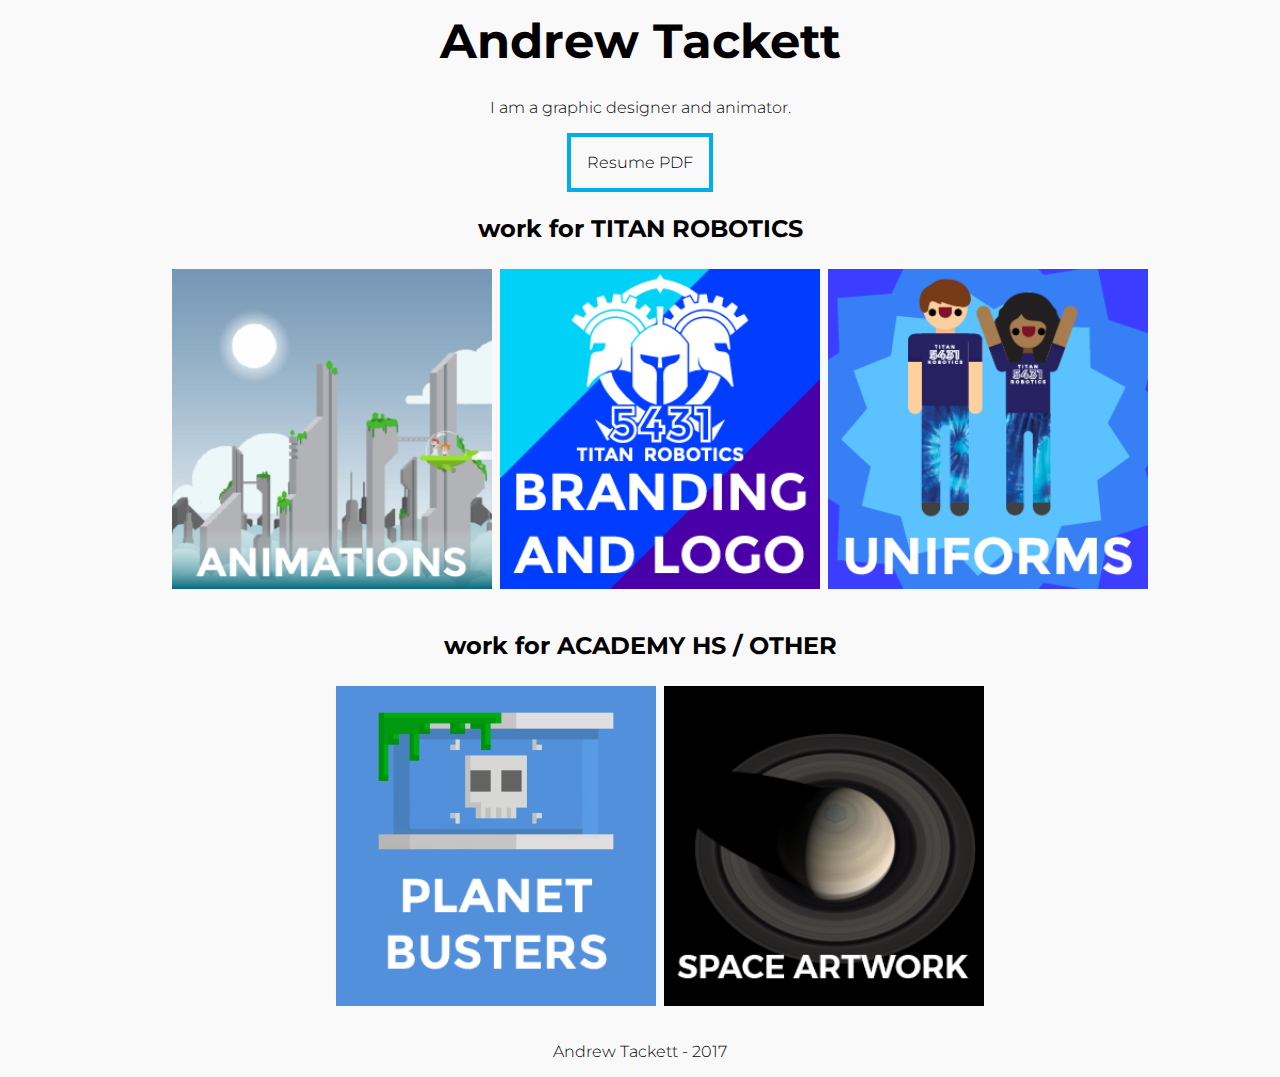
<file: index.html>
<!DOCTYPE HTML>
<html>
    <head>
        <title>Andrew Tackett</title>
        <meta name="viewport" content="width=device-width, initial-scale=1.0">
        <link rel="shortcut icon" type="image/ico" href="favicon.ico"/>
        <link rel="stylesheet" type="text/css" href="css/flex.css">
        <link rel="stylesheet" type="text/css" href="css/main.css">
    </head>
    <body>
        
        <div class="column-flex center-center-flex container">
        
            <div class="bar">
                <h1>Andrew Tackett</h1>
            </div>
            
            <p style="max-width: 40em;">
            I am a graphic designer and animator.
            </p>
            
            <a href="resume.pdf" class="button">Resume PDF</a>

            
            <div style="height: 1em;"></div>
            <h4>work for TITAN ROBOTICS</h4>
            <ul class="row-flex center-flex">
                <a href="anim.html"><li class="thumb column-flex">
                    <img src="img/thumbs/animation.png">
                </li></a>
                <a href="logo.html"><li class="thumb column-flex">
                    <img src="img/thumbs/stuff2-01.png">
                </li></a>
                <a href="uniform.html"><li class="thumb column-flex">
                    <img src="img/thumbs/UNIFORMS-01.png">
                </li></a>
            </ul>
            
            <div style="height: 1em;"></div>
            <h4>work for ACADEMY HS / OTHER</h4>
            <ul class="row-flex center-flex">
                <a href="QL.html"><li class="thumb column-flex">
                    <img src="img/thumbs/pdrums.png">
                </li></a>
                <a href="space.html"><li class="thumb column-flex">
                	<img src="img/thumbs/space.png">
                </li></a>
            </ul>
            
            <div class="bar">
                <p>Andrew Tackett - 2017</p>
            </div>
            
        </div>
        
    </body>
</html>
</file>
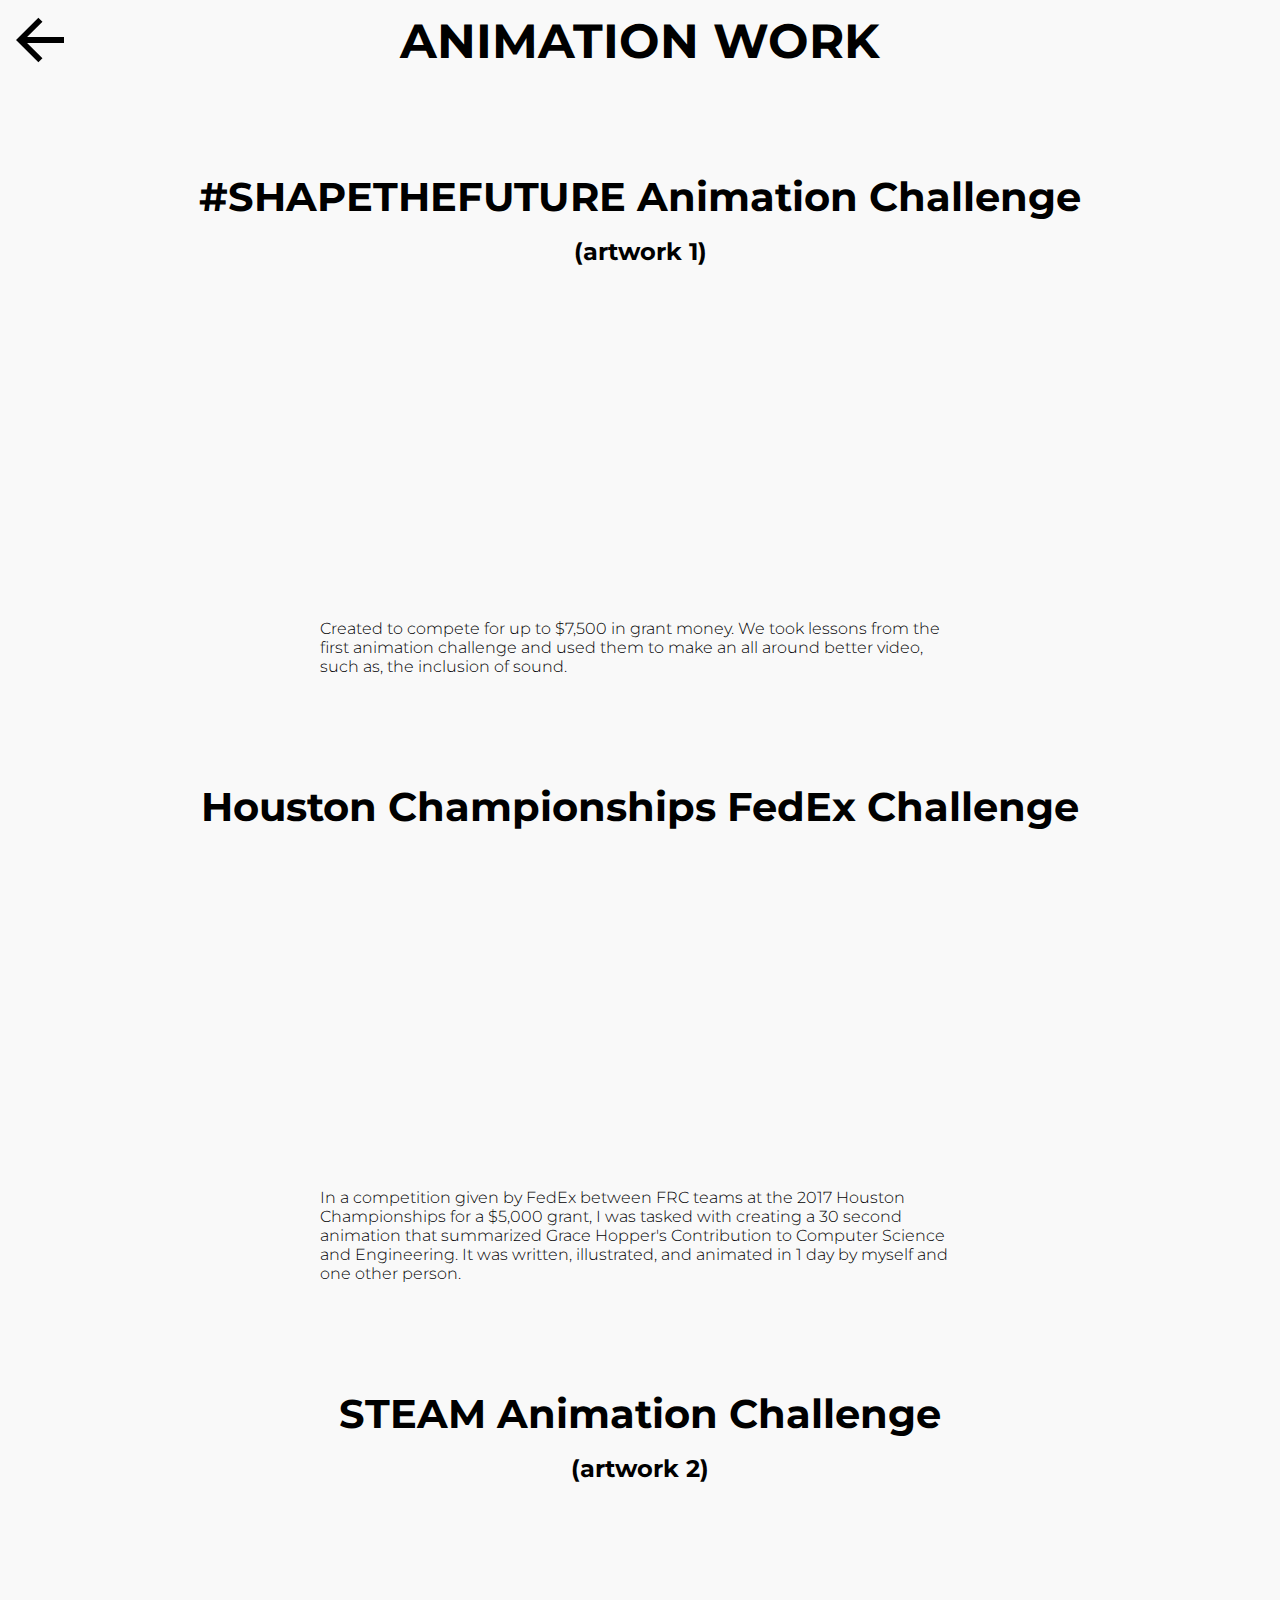
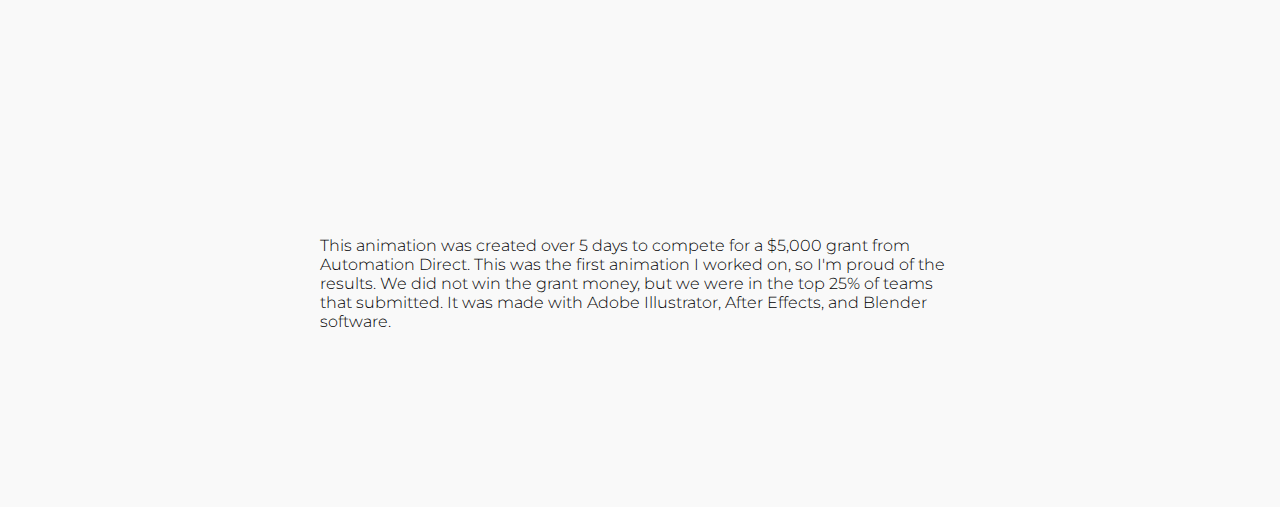
<file: anim.html>
<!DOCTYPE HTML>
<html>
    <head>
        <title>Andrew Tackett</title>
        <meta name="viewport" content="width=device-width, initial-scale=1.0">
        <link rel="shortcut icon" type="image/ico" href="favicon.ico"/>
        <link rel="stylesheet" type="text/css" href="css/flex.css">
        <link rel="stylesheet" type="text/css" href="css/main.css">
    </head>
    <body>
        
        <div class="column-flex center-flex">
            
                <div class="column-flex center-center-flex">
                    <a class="back-button" href="index.html#home-nav">
                        <img src="img/back-button (1).svg">
                        <div></div>
                    </a>
                    
                    <h1>ANIMATION WORK</h1>
                    
                    <div style="height: 5em;"></div>
                    
                    <h2>#SHAPETHEFUTURE Animation Challenge</h2>
                    <h4>(artwork 1)</h4>
                    <div style="height: 1em;"></div>
                    <iframe width="560" height="315" src="https://www.youtube.com/embed/bQhIOTP_3yw" frameborder="0" allowfullscreen></iframe>
                    <p style="max-width: 40em;">Created to compete for up to $7,500 in grant money. We took lessons from the first animation challenge and used them to make an all around better video, such as, the inclusion of sound.</p>
                 
                    <div style="height: 5em;"></div>
                    
                    <h2>Houston Championships FedEx Challenge</h2>
                    <div style="height: 1em;"></div>
                    <iframe width="560" height="315" src="https://www.youtube.com/embed/uFmzfNvx20o" frameborder="0" allowfullscreen></iframe>
                    <p style="max-width: 40em;"> In a competition given by FedEx between FRC teams at the 2017 Houston Championships for a $5,000 grant, I was tasked with creating a 30 second animation that summarized Grace Hopper's Contribution to Computer Science and Engineering. It was written, illustrated, and animated in 1 day by myself and one other person.</p>
                    
                    <div style="height: 5em;"></div>
                    
                    <h2>STEAM Animation Challenge</h2>
                    <h4>(artwork 2)</h4>
                    <div style="height: 1em;"></div>
                    <iframe width="560" height="315" src="https://www.youtube.com/embed/kuyqmsIt-qk" frameborder="0" allowfullscreen></iframe>
                    
                    <P style="max-width: 40em;">
                        This animation was created over 5 days to compete for a $5,000 grant from Automation Direct. This was the first animation I worked on, so I'm proud of the results. We did not win the grant money, but we were in the top 25% of teams that submitted. It was made with Adobe Illustrator, After Effects, and Blender software.
                    </P>
                    
                    <div style="height: 10em;"></div>
                    
                </div>
        </div>
        
    </body>
</html>
</file>
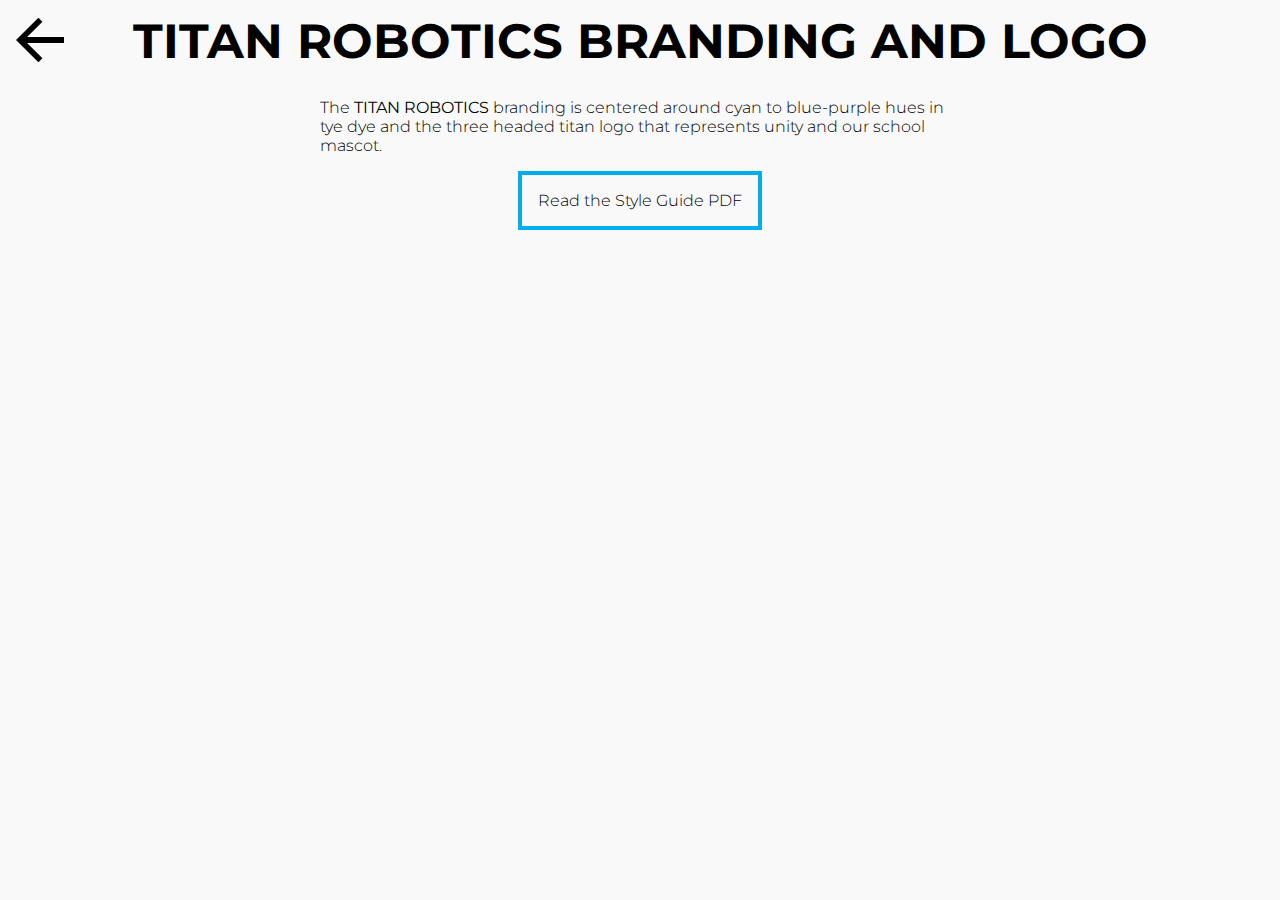
<file: logo.html>
<!DOCTYPE HTML>
<html>
    <head>
        <title>Andrew Tackett</title>
        <meta name="viewport" content="width=device-width, initial-scale=1.0">
        <link rel="shortcut icon" type="image/ico" href="favicon.ico"/>
        <link rel="stylesheet" type="text/css" href="css/flex.css">
        <link rel="stylesheet" type="text/css" href="css/main.css">
    </head>
    <body>
        
        <div class="column-flex center-flex">
            
                <div class="column-flex center-center-flex">
                    <a class="back-button" href="index.html#home-nav">
                        <img src="img/back-button (1).svg">
                        <div></div>
                    </a>
                    
                    <h1>TITAN ROBOTICS BRANDING AND LOGO</h1>
                
                    <p style="max-width: 40em;">The <strong>TITAN ROBOTICS</strong> branding is centered around cyan to blue-purple hues in tye dye and the three headed titan logo that represents unity and our school mascot. </p>
                    <a href="img/robotics/Style Guide PDF Ver4.pdf" class="button">Read the Style Guide PDF</a>
                    
                    <div style="height: 10em;"></div>
                    
                </div>
        </div>
        
    </body>
</html>
</file>
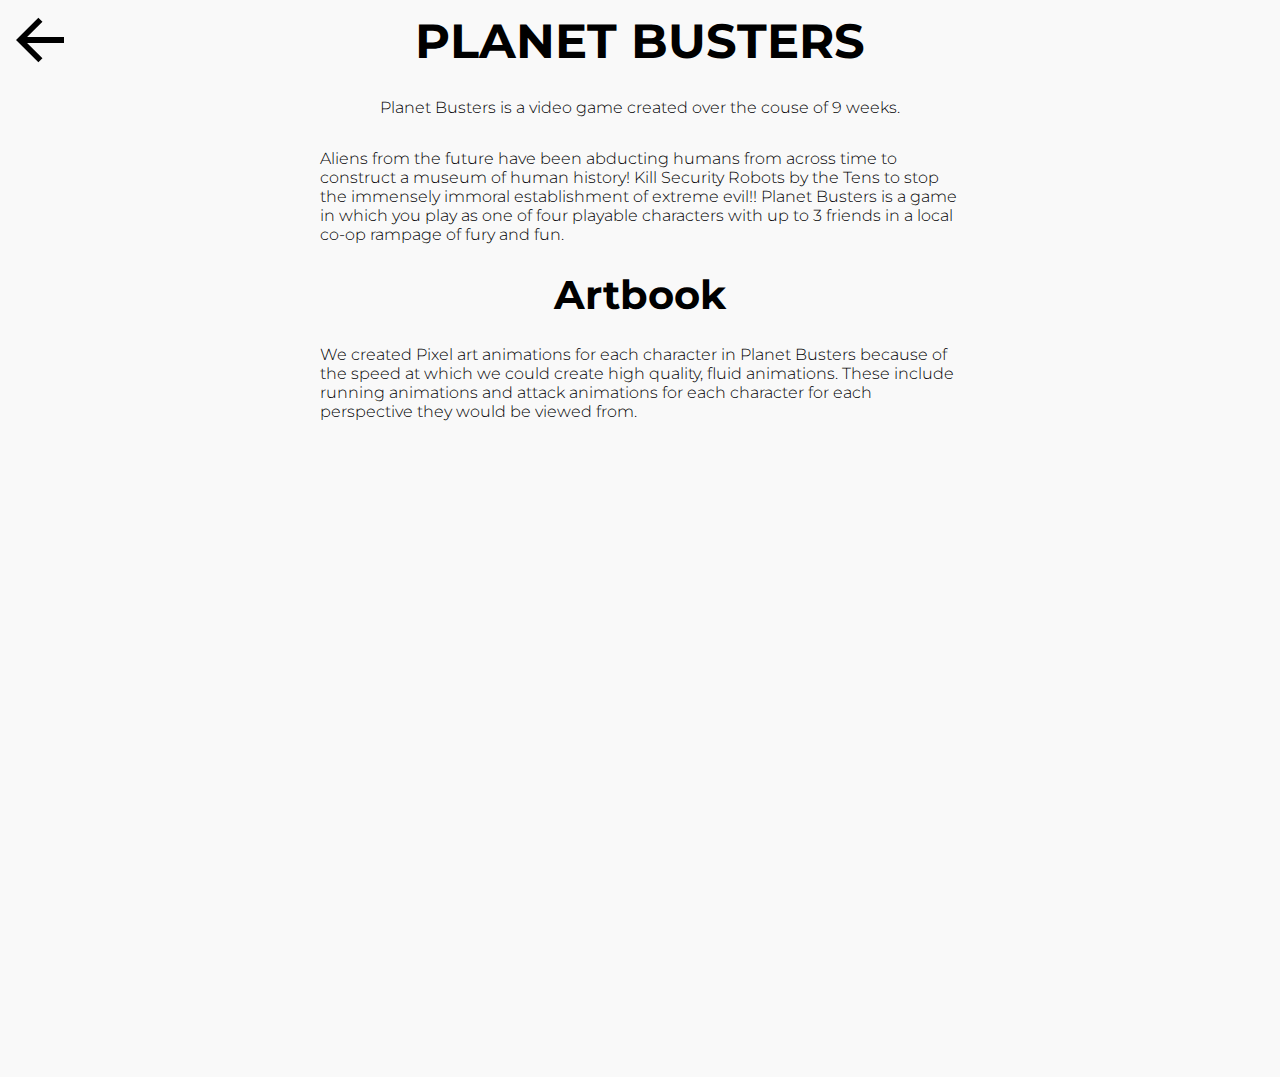
<file: QL.html>
<!DOCTYPE HTML>
<html>
    <head>
        <title>Andrew Tackett</title>
        <meta name="viewport" content="width=device-width, initial-scale=1.0">
        <link rel="shortcut icon" type="image/ico" href="favicon.ico"/>
        <link rel="stylesheet" type="text/css" href="css/flex.css">
        <link rel="stylesheet" type="text/css" href="css/main.css">
    </head>
    <body>
        
        <div class="column-flex center-flex">
            
                <div class="column-flex center-center-flex">
                    <a class="back-button" href="index.html#home-nav">
                        <img src="img/back-button (1).svg">
                        <div></div>
                    </a>
                    
                    <h1>PLANET BUSTERS</h1>
                
                    <p style="max-width: 40em;">Planet Busters is a video game created over the couse of 9 weeks.</p>
                    <p style="max-width: 40em;">Aliens from the future have been abducting humans from across time to construct a museum of human history! Kill Security Robots by the Tens to stop the immensely immoral establishment of extreme evil!! Planet Busters is a game in which you play as one of four playable characters with up to 3 friends in a local co-op rampage of fury and fun.</p>
                
                    <h2>Artbook</h2>
                    <p style="max-width: 40em;">We created Pixel art animations for each character in Planet Busters because of the speed at which we could create high quality, fluid animations. These include running animations and attack animations for each character for each perspective they would be viewed from.</p>
                    <iframe src="https://docs.google.com/presentation/d/1z7iek_IBoigBWWWuiTDibu7vJSqlGX0iYQ34HOIFcso/embed?start=false&loop=true&delayms=10000" frameborder="0" width="640" height="480" allowfullscreen="true" mozallowfullscreen="true" webkitallowfullscreen="true"></iframe>
                
                    <div style="height: 10em;"></div>
                    
                </div>
        </div>
        
    </body>
</html>
</file>
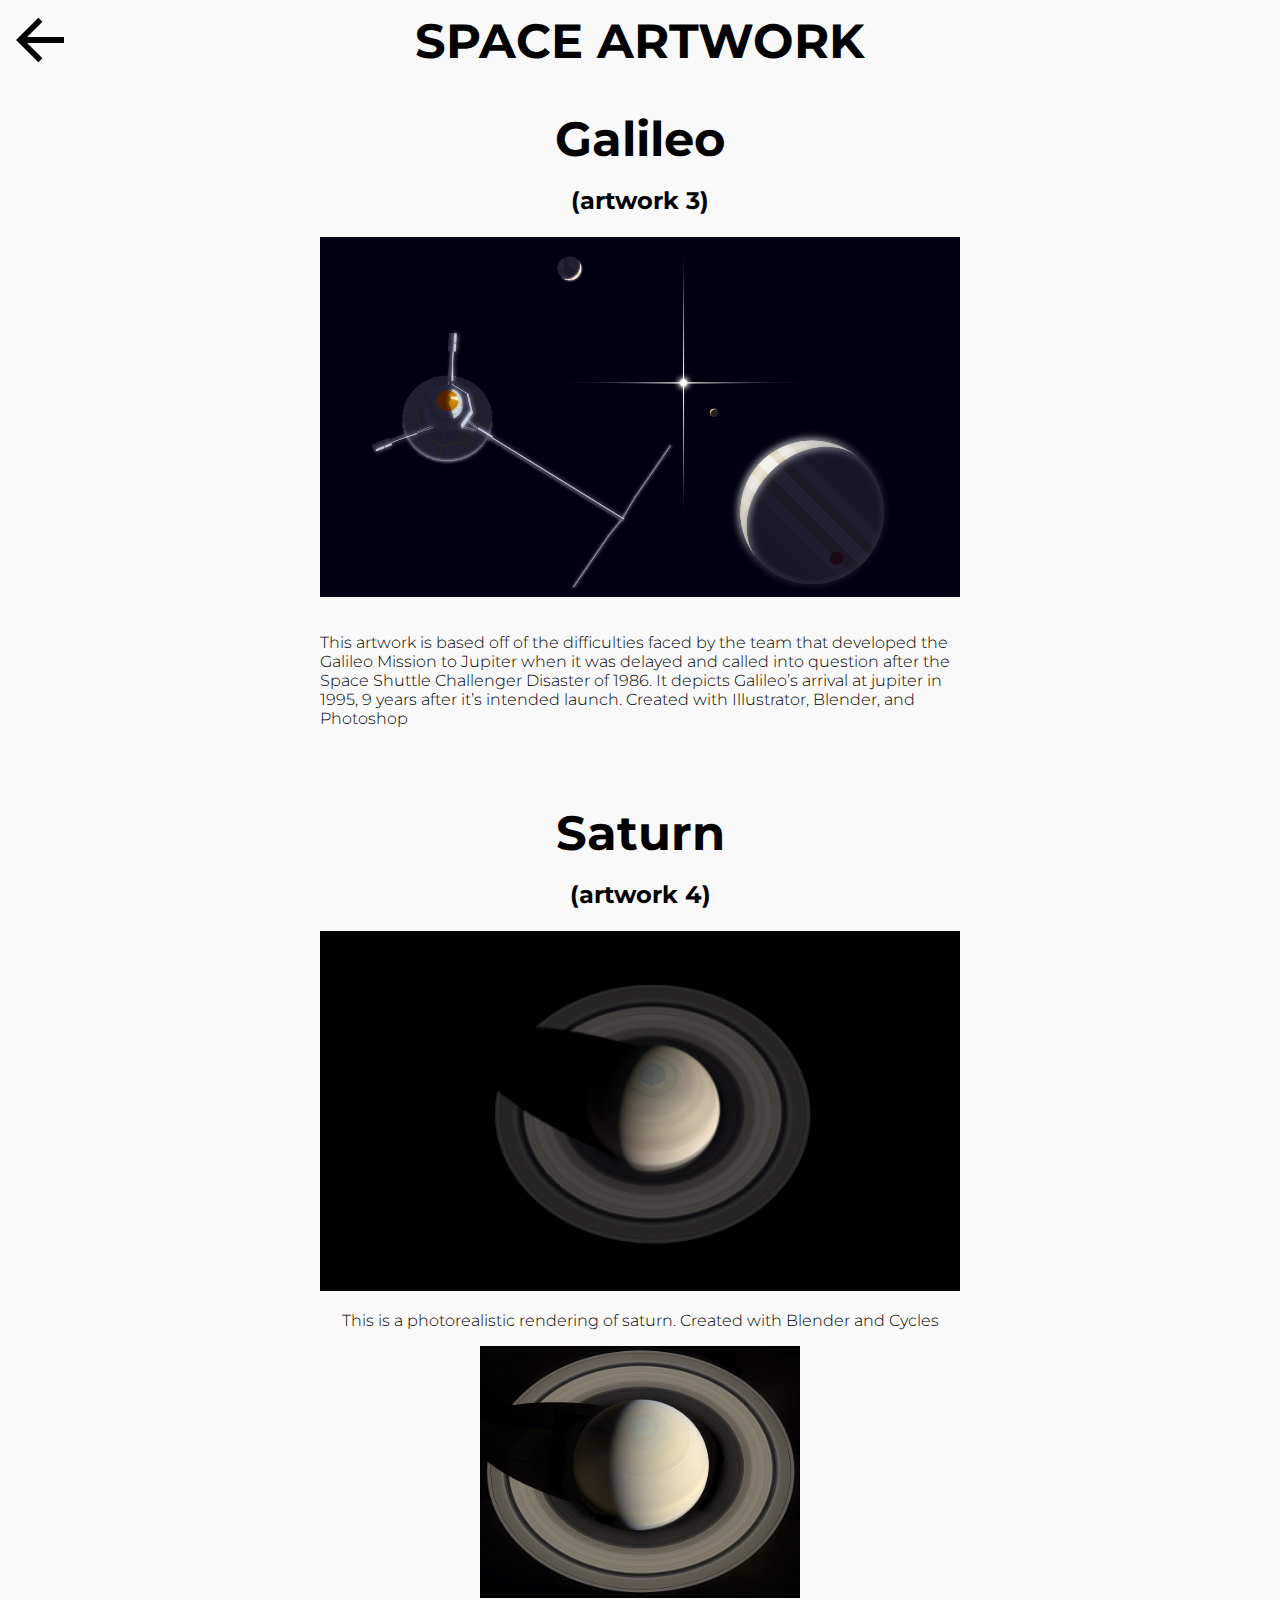
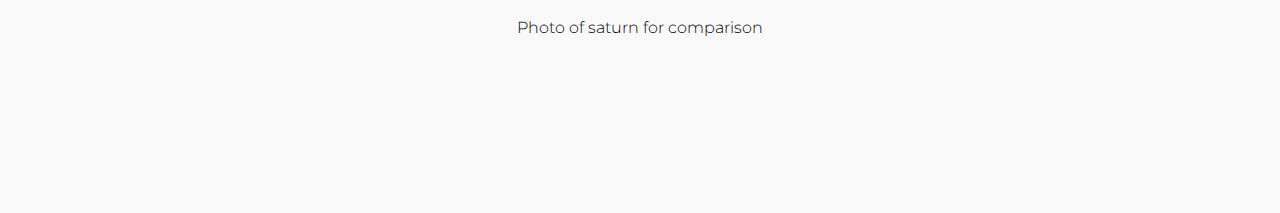
<file: space.html>
<!DOCTYPE HTML>
<html>
    <head>
        <title>Andrew Tackett</title>
        <meta name="viewport" content="width=device-width, initial-scale=1.0">
        <link rel="shortcut icon" type="image/ico" href="favicon.ico"/>
        <link rel="stylesheet" type="text/css" href="css/flex.css">
        <link rel="stylesheet" type="text/css" href="css/main.css">
    </head>
    <body>
        
        <div class="column-flex center-flex">
            
                <div class="column-flex center-center-flex">
                    <a class="back-button" href="index.html#home-nav">
                        <img src="img/back-button (1).svg">
                        <div></div>
                    </a>
                    
                    <h1>SPACE ARTWORK</h1>
                    <div style="height: 1em;"></div>
                    <h1>Galileo</h1>
                    <h4>(artwork 3)</h4>
                    <div style="height: 1em;"></div>
                    <span><img style="max-width: 40em;" src="img/school/galileo.png"></span>
                    <div style="height: 1em;"></div>
                    <p style="max-width: 40em;">This artwork is based off of the difficulties faced by the team that developed the Galileo Mission to Jupiter when it was delayed and called into question after the Space Shuttle Challenger Disaster of 1986. It depicts Galileo’s arrival at jupiter in 1995, 9 years after it’s intended launch. Created with Illustrator, Blender, and Photoshop</p>
                    <div style="height: 3em;"></div>
                    <h1>Saturn</h1>
                    <h4>(artwork 4)</h4>
                    <div style="height: 1em;"></div>
                    <span><img style="width: 40em;" src="img/school/saturn.png"></span>
                    <p style="max-width: 40em;">This is a photorealistic rendering of saturn. Created with Blender and Cycles</p>
                    <span><img style="width: 20em;" src="img/school/Saturnreal.jpg"></span>
                    <p style="max-width: 40em;">Photo of saturn for comparison</p>
                    
                    <div style="height: 10em;"></div>
                    
                </div>
        </div>
        
    </body>
</html>
</file>
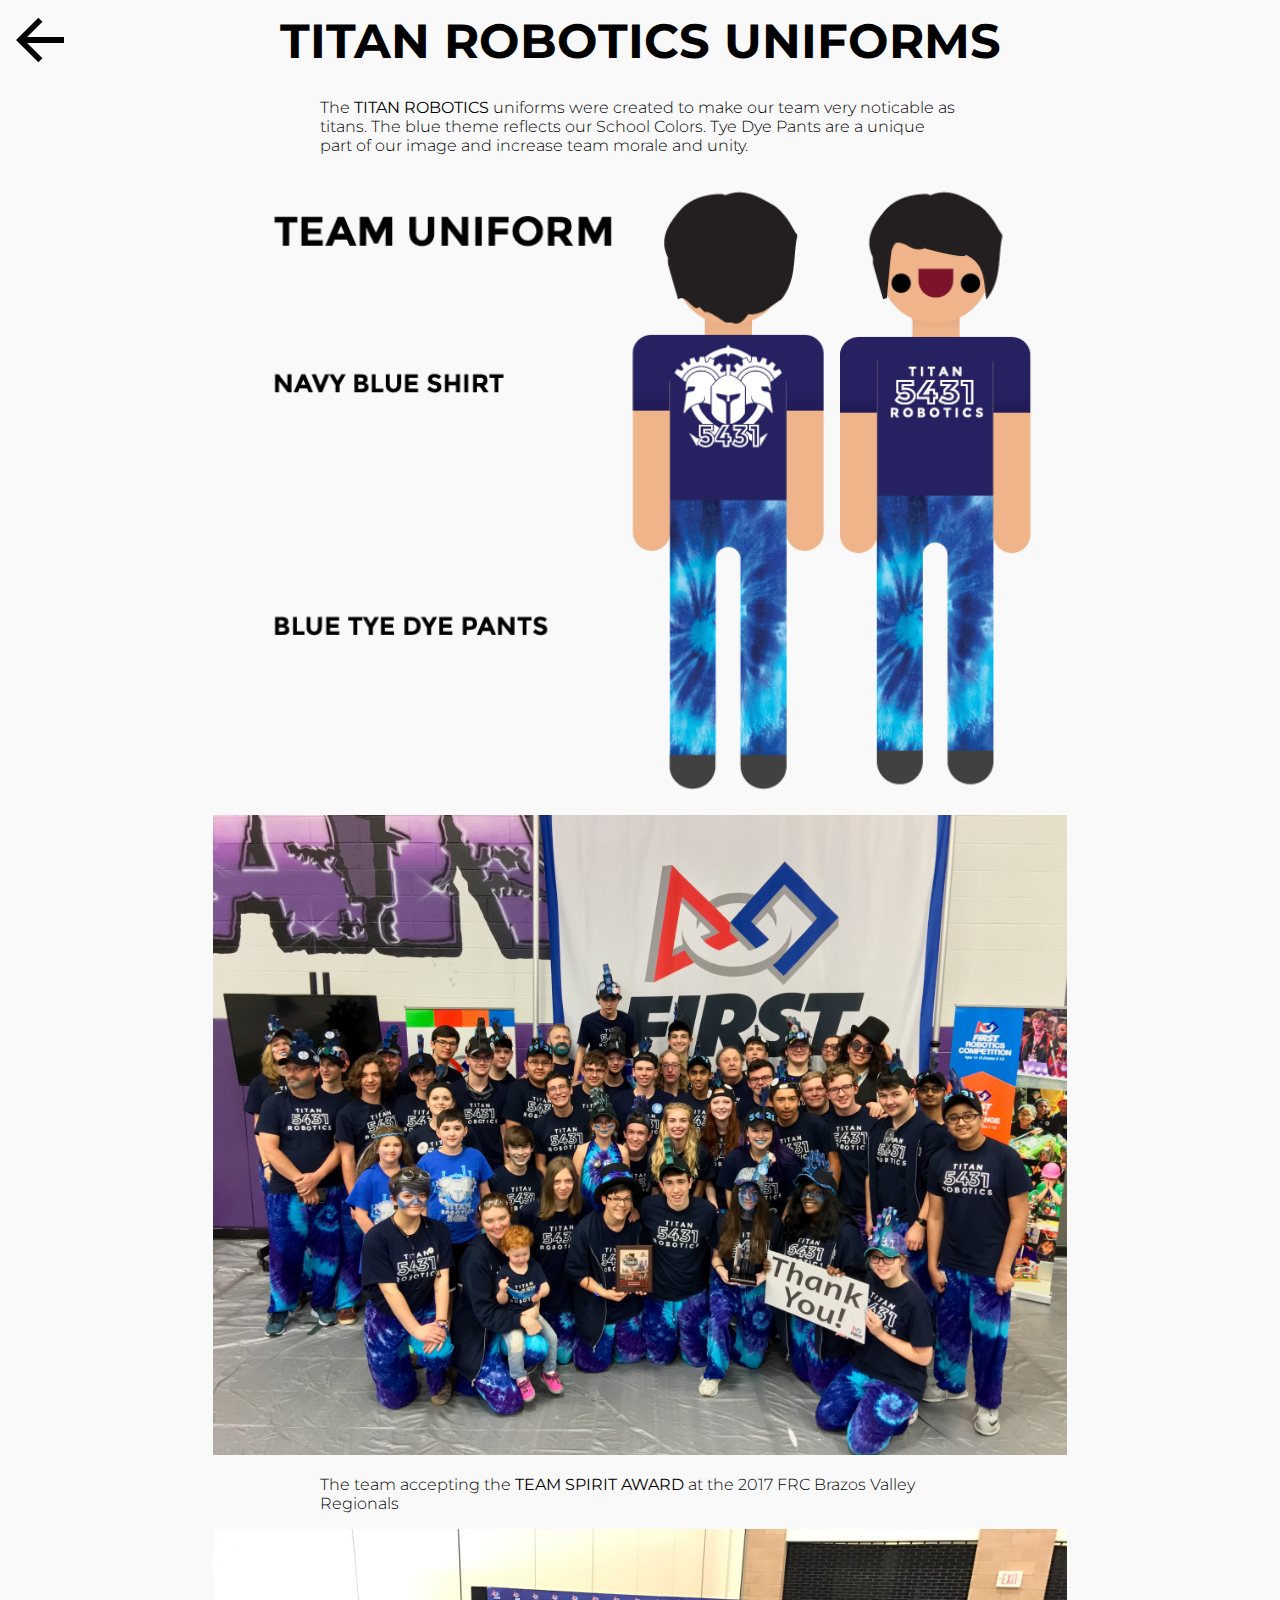
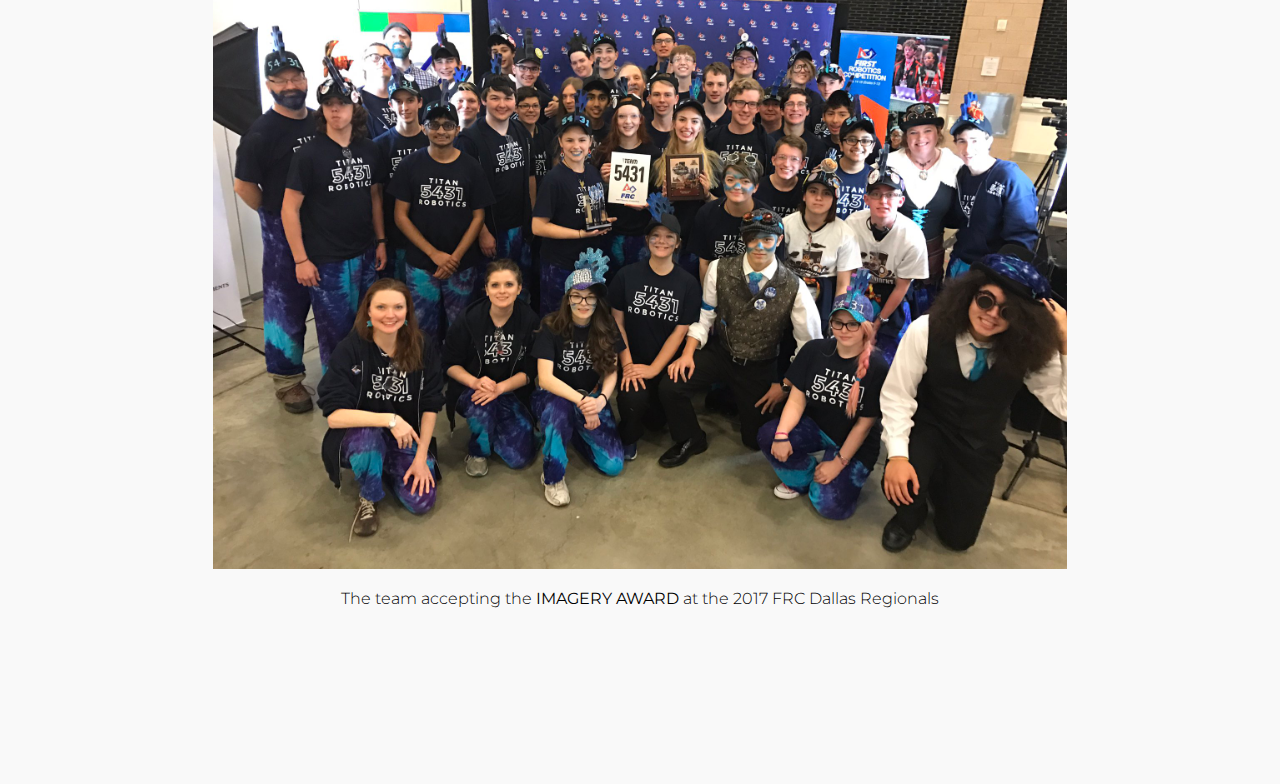
<file: uniform.html>
<!DOCTYPE HTML>
<html>
    <head>
        <title>Andrew Tackett</title>
        <meta name="viewport" content="width=device-width, initial-scale=1.0">
        <link rel="shortcut icon" type="image/ico" href="favicon.ico"/>
        <link rel="stylesheet" type="text/css" href="css/flex.css">
        <link rel="stylesheet" type="text/css" href="css/main.css">
    </head>
    <body>
        
        <div class="column-flex center-flex">
            
                <div class="column-flex center-center-flex">
                    <a class="back-button" href="index.html#home-nav">
                        <img src="img/back-button (1).svg">
                        <div></div>
                    </a>
                    
                    <h1>TITAN ROBOTICS UNIFORMS</h1>
                
                    <p style="max-width: 40em;">The <strong>TITAN ROBOTICS</strong> uniforms were created to make our team very noticable as titans. The blue theme reflects our School Colors. Tye Dye Pants are a unique part of our image and increase team morale and unity.</p>
                    <span><img style="height: 40em;" src="img/robotics/uniforminfo-01 (1).png"></span>
                
                
                    <span><img style="max-height: 40em;" src="img/robotics/teamspiritaward.jpg"></span>
                    <p style="max-width: 40em;">The team accepting the <strong>TEAM SPIRIT AWARD</strong> at the 2017 FRC Brazos Valley Regionals</p>
                
                    <span><img style="height: 40em;" src="img/robotics/imagery.jpg"></span>
                    <p style="max-width: 40em;">The team accepting the <strong>IMAGERY AWARD</strong> at the 2017 FRC Dallas Regionals</p>
                    
                    <div style="height: 10em;"></div>
                    
                </div>
        </div>
        
    </body>
</html>
</file>
<file: css/flex.css>
/*flex property classes to avoid repetition in css*/

* {
   flex: 0 0 auto;
   flex-wrap: wrap;
}

/*frequently used*/

.center-center-flex {
    justify-content: center;
    align-items: center;
}


/*specific*/

.column-flex {
   display: flex;
   flex-direction: column;
}
.row-flex {
   display: flex;
   flex-direction: row;
}
.column-reverse-flex {
   display: flex;
   flex-direction: column-reverse;
}
.row-reverse-flex {
   display: flex;
   flex-direction: row-reverse;
}

.grow-flex {
   flex-grow: 1;
}
.shrink-flex {
   flex-shrink: 1;
}
.no-basis-flex {
   flex-basis: 0;
}
.grow-child-flex > * {
   flex-grow: 1;
}
.shrink-child-flex > * {
   flex-shrink: 1;
}

.center-flex {
   justify-content: center;
}
.start-align-flex {
   justify-content: flex-start;
}
.end-align-flex {
   justify-content: flex-end;
}
.space-between-flex {
   justify-content: space-between;
}

.center-vertically-flex {
   align-items: center;
}
.start-vertically-flex {
   align-items: flex-start;
}
.end-vertically-flex {
   align-items: flex-end;
}
.baseline-vertically-flex {
   align-items: baseline;
}

.center-vertically-self-flex {
   align-self: center;
}
.start-vertically-self-flex {
   align-self: flex-start;
}
.end-vertically-self-flex {
   align-self: flex-end;
}
.baseline-vertically-self-flex {
   align-self: baseline;
}
</file>
<file: css/main.css>
/*fonts*/
@import url('https://fonts.googleapis.com/css?family=Montserrat: 300,600');

/*defaults*/

body {
    margin: 0;
    background-color: #f9f9f9;
    color: black;
}

h1, h2, h3, h4, h5, h6 {
    font-family: 'Montserrat', Sans-Serif;
    font-weight: bold;
    margin: .25em;
    text-align: center;
}

h1 {
    font-size: 3em;
}
h2 {
    font-size: 2.5em;
}
h3 {
    font-size: 2em;
}
h4 {
    font-size: 1.5em;
}
h5 {
    font-size: 1em;
}
h6 {
    font-size: 0.5em;
}

a, p, input, textarea {
    font-family: 'Montserrat', Sans-Serif;
    font-weight: 300;
    text-decoration: none;
    color: inherit;
}

img {
    user-select: none;
}

/*reusable classes*/

.p {
    max-width: 40em;
    margin: 0 2em;
    text-align: justify;
}

/*home page*/

.bg {
    position: fixed;
    top: 0;
    left: 0;
    height: 100%;
    width: 100%;
    /*background: url(../img/index/bg.png);
    background-position: center;
    background-size: cover;*/
    background: #222222;
    z-index: -1;
}

.vid{
    position: fixed;
    top: 0;
    left: 0;
    width: 100%;
    height: 100%;
}

@media (min-aspect-ratio: 16/9) {
    .vid{
        width: 100%;
        height: auto;
    }
}
@media (max-aspect-ratio: 16/9) {
    .vid {
        width: auto;
        height: 100%;
    }
}

.container {
    flex-wrap: nowrap;
}

.face {
    height: 12em;
    width: 12em;
    background-image: url(../img/index/face.jpg);
    background-position: top;
    background-size: 12em auto;
    border-radius: 50%;
}

/*other pages*/

.page-title {
    margin: 1rem;
    padding: 0;
    font-size: 3rem;
}


.back-button {
    position: absolute;
    top: 1rem;
    left: 1em;
}

.back-button img {
    height: 3em;
    width: 3em;
}

.back-button div {
    background: rgba(200,200,200,.4);
    border-radius: 50%;
    width: 0;
    height: 0;
    position: absolute;
    top: 1.5em;
    left: 1.5em;
    z-index: -1;
    transition: 0.2s;
}

.back-button:hover div {
    height: 3.5em;
    width: 3.5em;
    top: -0.25em;
    left: -0.25em;
}

/*thumbs*/

.thumb {
    height: 20em;
    width: 20em;
    background: #aaaaaa;
    margin: .25em;
}

.thumb img {
    width: 20em;
    height: 20em;
}

.bar {
    width: 100%;
    text-align: center;
}

.button {
    padding: 1em;
    border: solid .25em #00aeed;
}

.button:hover {
    background: #00aeed;
    color: white;
}
</file>
